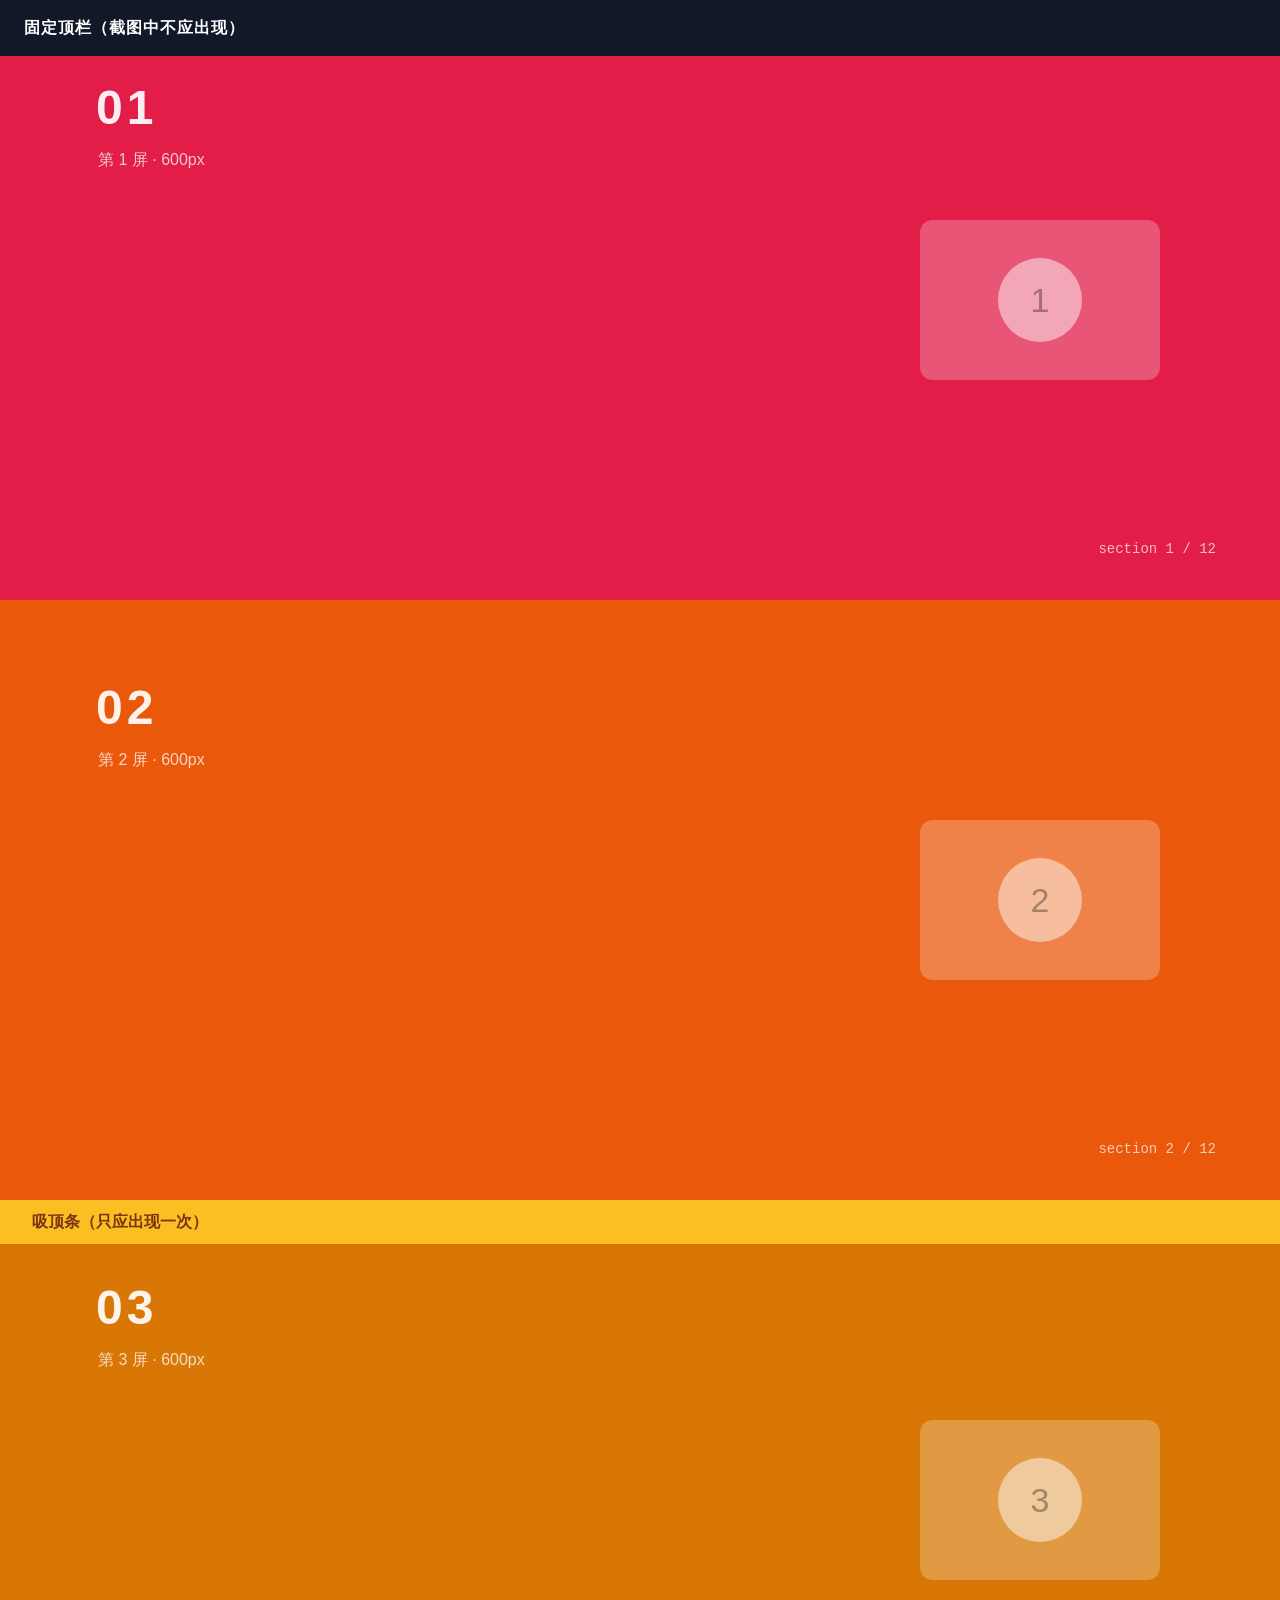
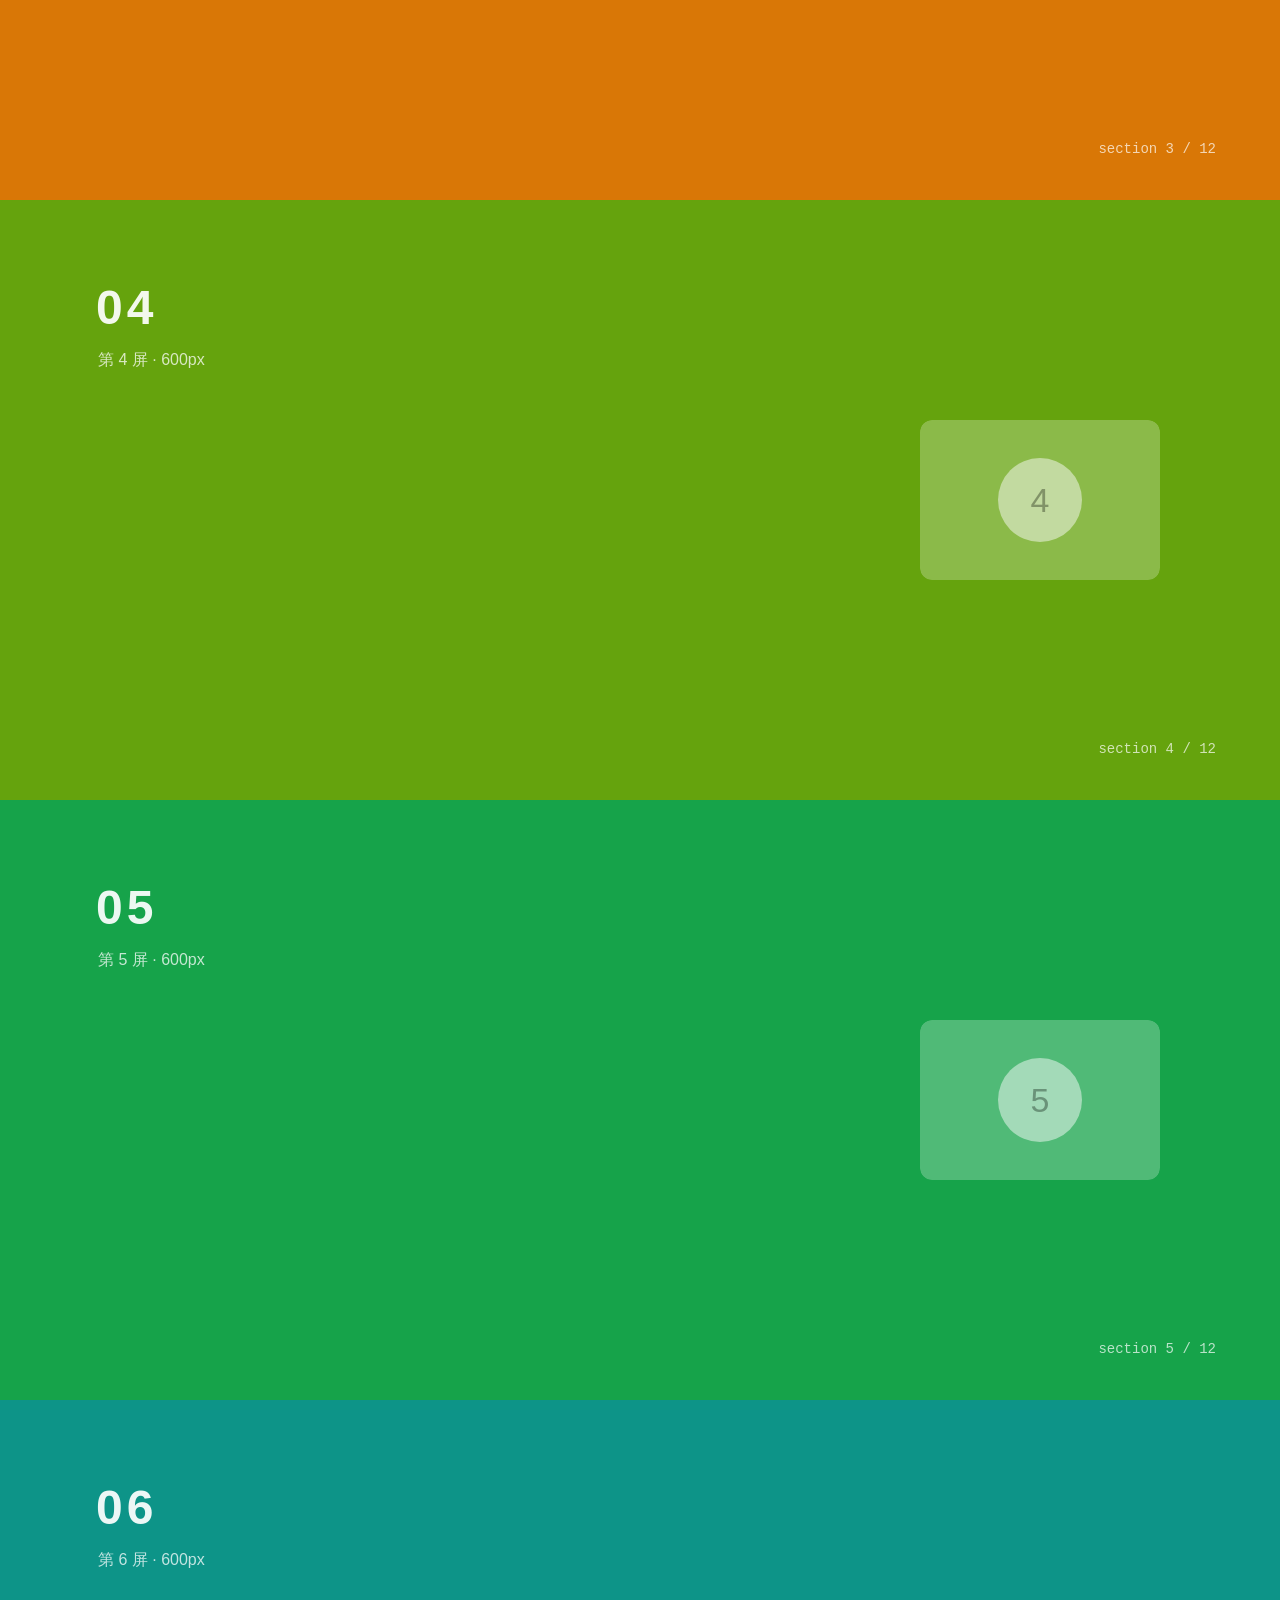
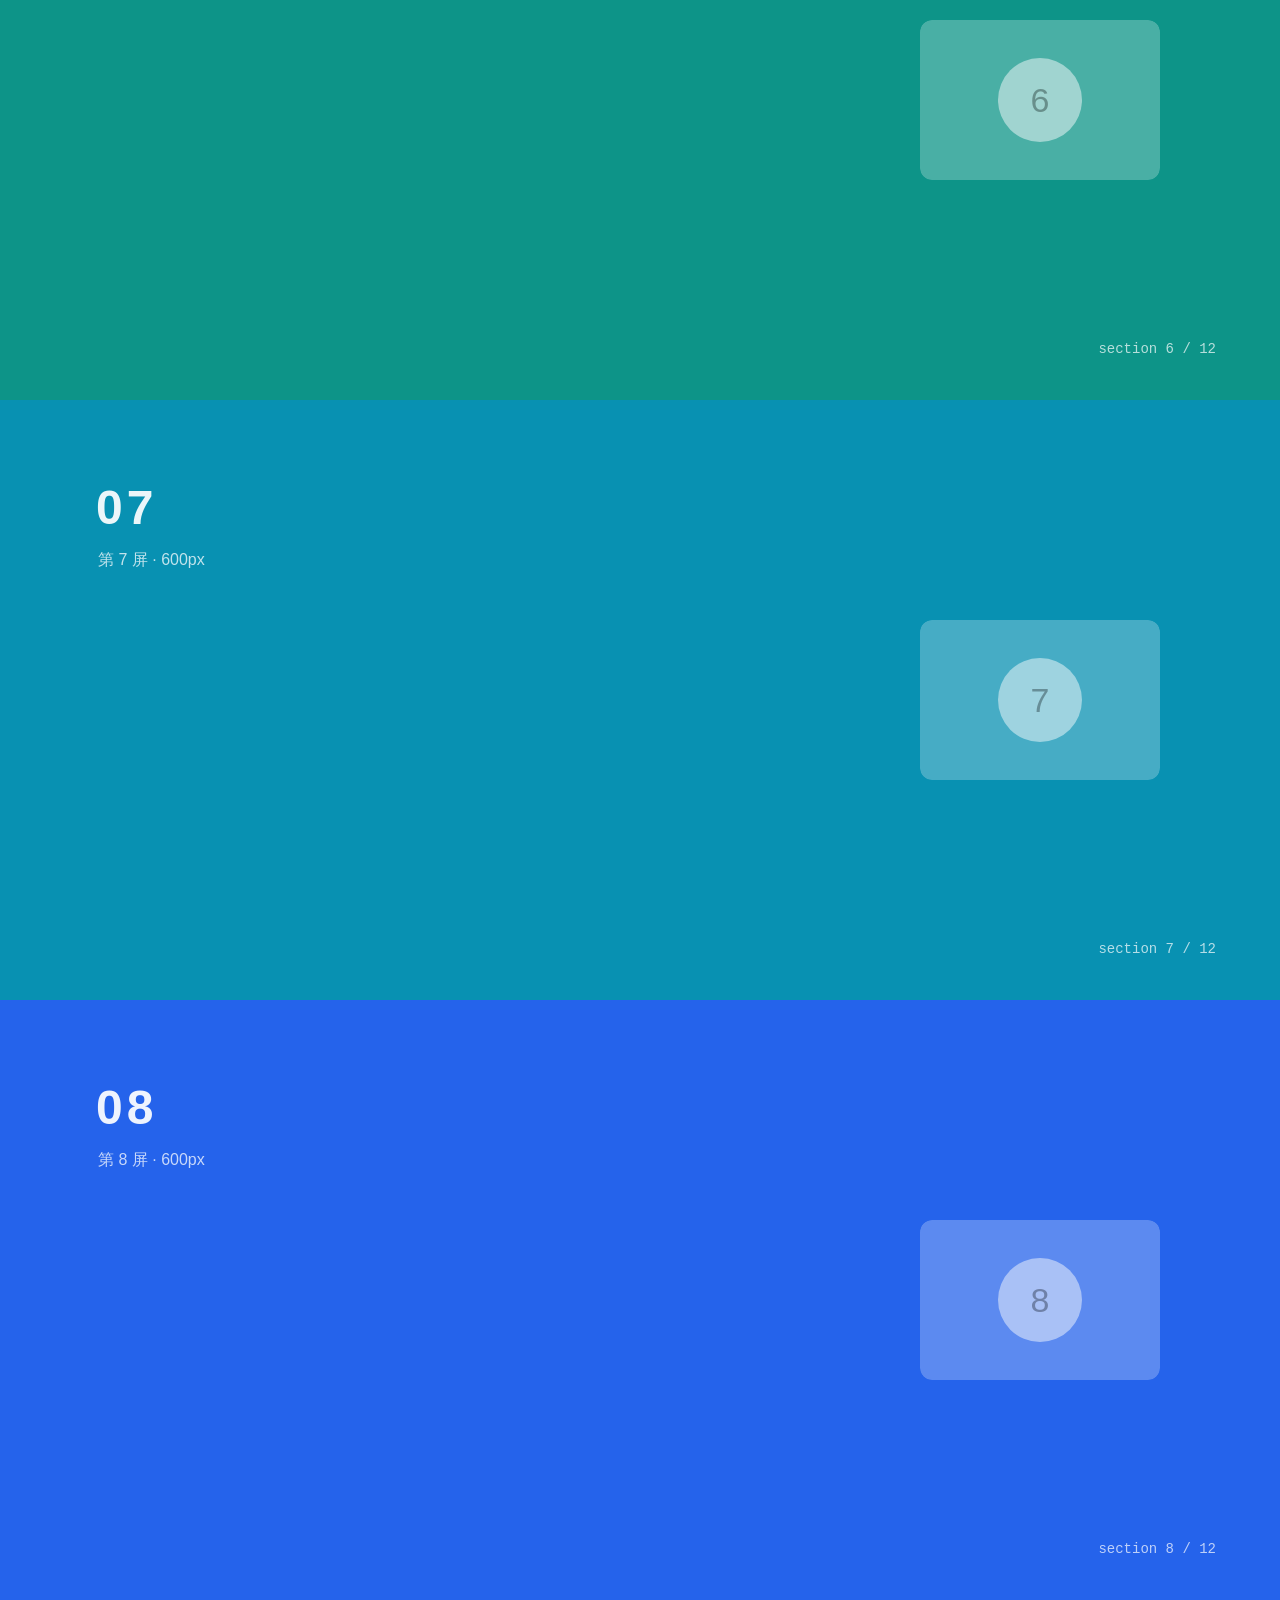
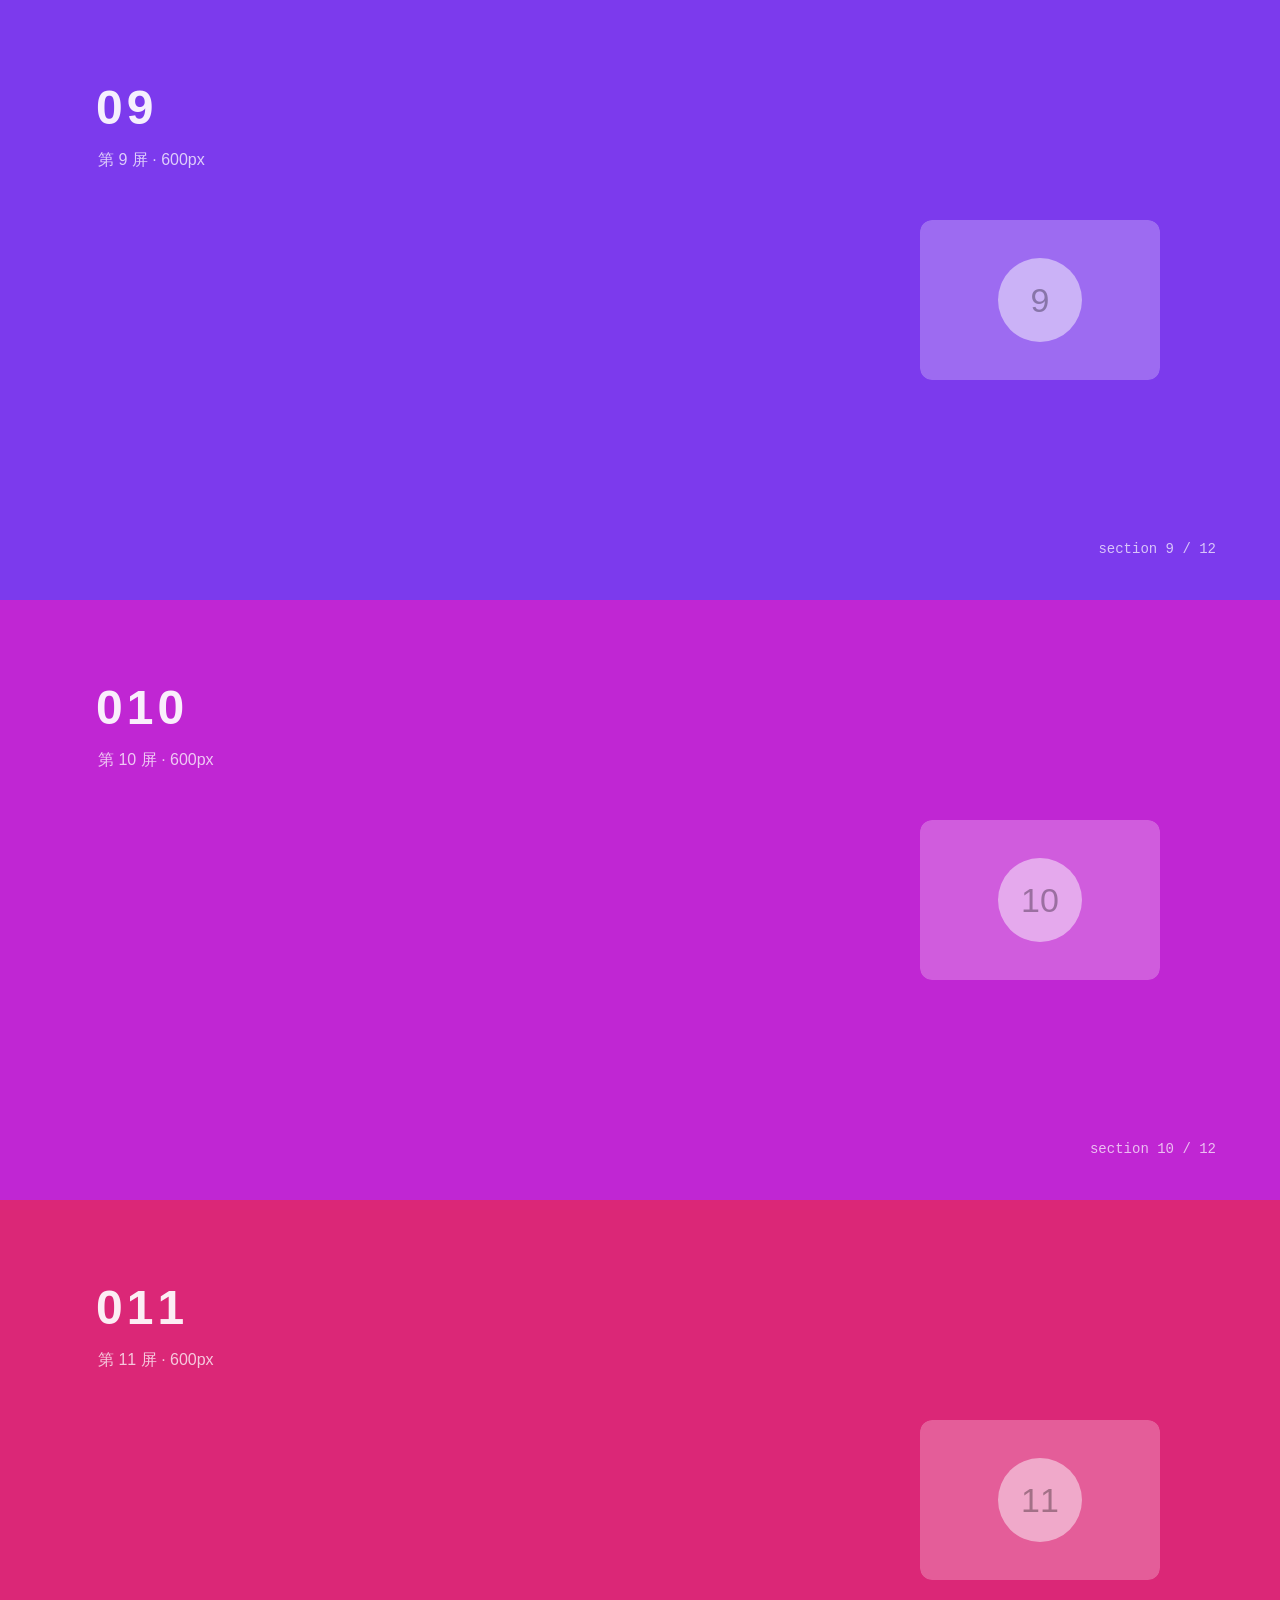
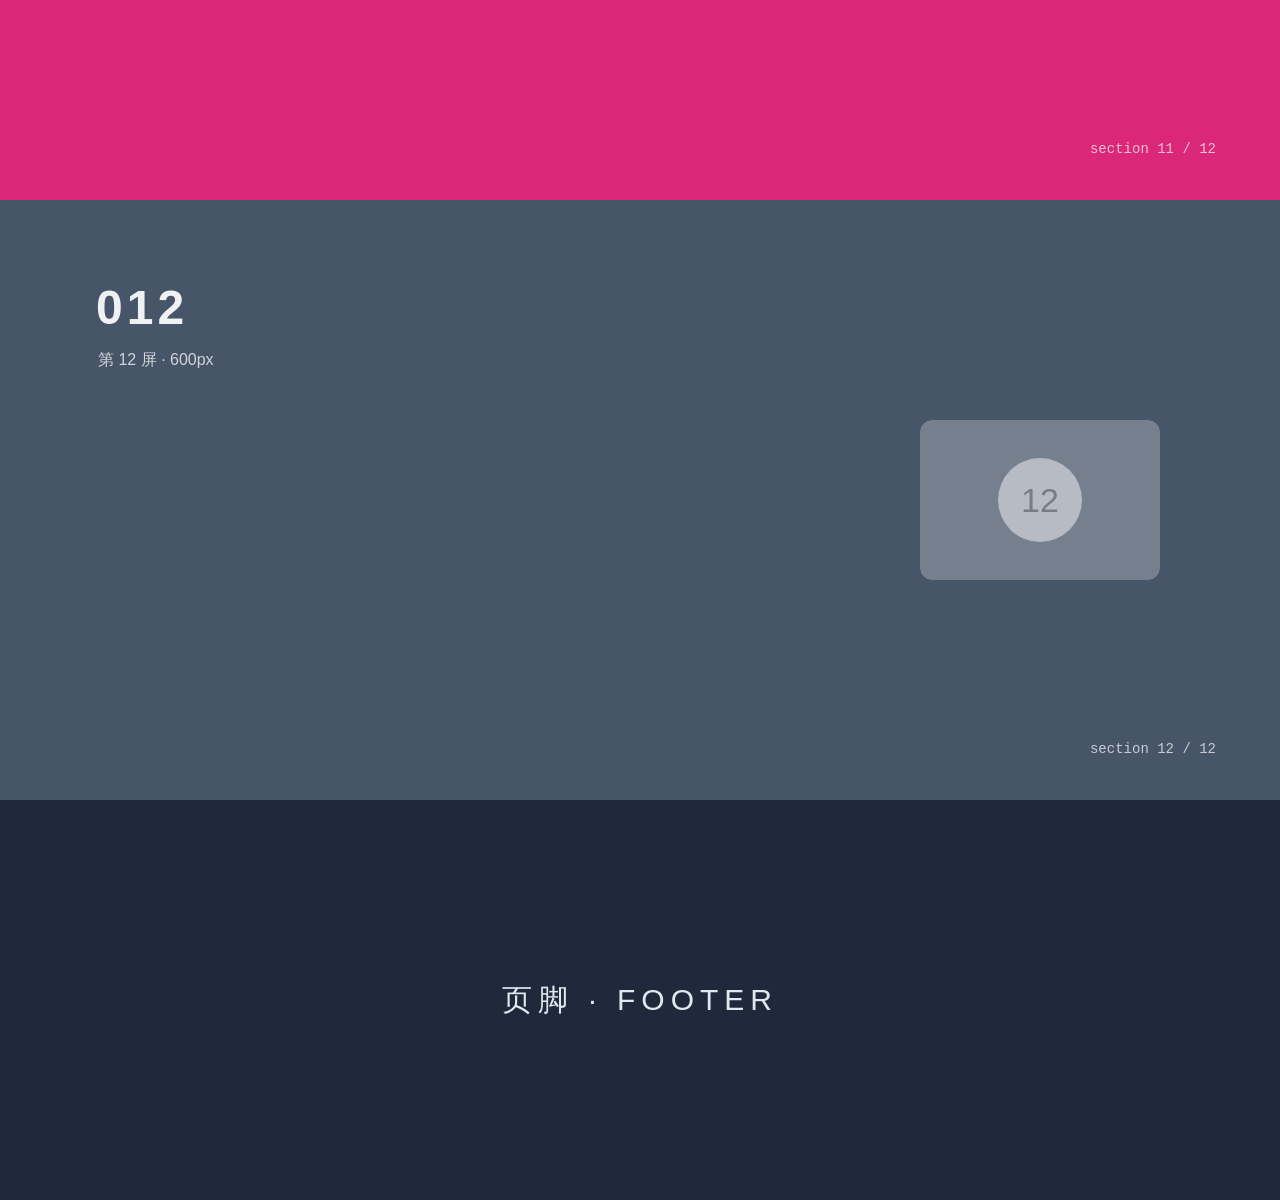
<file: test/site/index.html>
<!DOCTYPE html>
<html lang="zh-CN">
  <head>
    <meta charset="utf-8" />
    <title>长截图测试 · 固定区块</title>
    <style>
      html,
      body {
        margin: 0;
        padding: 0;
      }
      body {
        font-family: -apple-system, "Segoe UI", "Microsoft YaHei", sans-serif;
        background: #ffffff;
        color: #0f172a;
      }
      .fixed-header {
        position: fixed;
        top: 0;
        left: 0;
        right: 0;
        height: 56px;
        background: #111827;
        color: #ffffff;
        display: flex;
        align-items: center;
        padding: 0 24px;
        z-index: 100;
        font-weight: 600;
        letter-spacing: 1px;
      }
      .section {
        height: 600px;
        margin: 0;
        position: relative;
        overflow: visible;
      }
      .section .label {
        position: absolute;
        left: 96px;
        top: 80px;
        font-size: 48px;
        font-weight: 800;
        color: rgba(255, 255, 255, 0.92);
        letter-spacing: 4px;
      }
      .section .sub {
        position: absolute;
        left: 98px;
        top: 150px;
        font-size: 16px;
        color: rgba(255, 255, 255, 0.75);
      }
      .section .meta {
        position: absolute;
        right: 64px;
        bottom: 40px;
        font: 14px/1.4 ui-monospace, Consolas, monospace;
        color: rgba(255, 255, 255, 0.7);
      }
      .section img {
        position: absolute;
        right: 120px;
        top: 220px;
        width: 240px;
        height: 160px;
        border-radius: 12px;
        opacity: 0.9;
      }
      .sticky-note {
        position: sticky;
        top: 0;
        height: 44px;
        background: #fbbf24;
        color: #78350f;
        font-weight: 700;
        display: flex;
        align-items: center;
        padding-left: 32px;
        z-index: 5;
      }
      footer {
        height: 400px;
        background: #1e293b;
        display: flex;
        align-items: center;
        justify-content: center;
        color: #e2e8f0;
        font-size: 30px;
        letter-spacing: 6px;
      }
    </style>
  </head>
  <body>
    <header class="fixed-header">固定顶栏（截图中不应出现）</header>
    <main id="sections"></main>
    <footer>页脚 · FOOTER</footer>
    <script>
      const COLORS = [
        '#e11d48', '#ea580c', '#d97706', '#65a30d', '#16a34a', '#0d9488',
        '#0891b2', '#2563eb', '#7c3aed', '#c026d3', '#db2777', '#475569',
      ];
      const svg = (n) =>
        'data:image/svg+xml;charset=utf-8,' +
        encodeURIComponent(
          `<svg xmlns="http://www.w3.org/2000/svg" width="240" height="160"><rect width="240" height="160" rx="12" fill="rgba(255,255,255,0.28)"/><circle cx="120" cy="80" r="42" fill="rgba(255,255,255,0.55)"/><text x="120" y="92" text-anchor="middle" font-size="34" font-family="sans-serif" fill="rgba(0,0,0,0.35)">${n}</text></svg>`
        );

      const main = document.getElementById('sections');
      COLORS.forEach((color, index) => {
        const section = document.createElement('section');
        section.className = 'section';
        section.style.background = color;
        section.innerHTML = `
          <div class="label">0${index + 1}</div>
          <div class="sub">第 ${index + 1} 屏 · 600px</div>
          <img loading="lazy" alt="" src="${svg(index + 1)}" />
          <div class="meta">section ${index + 1} / ${COLORS.length}</div>`;
        if (index === 2) {
          const sticky = document.createElement('div');
          sticky.className = 'sticky-note';
          sticky.textContent = '吸顶条（只应出现一次）';
          section.appendChild(sticky);
        }
        main.appendChild(section);
      });
    </script>
  </body>
</html>
</file>
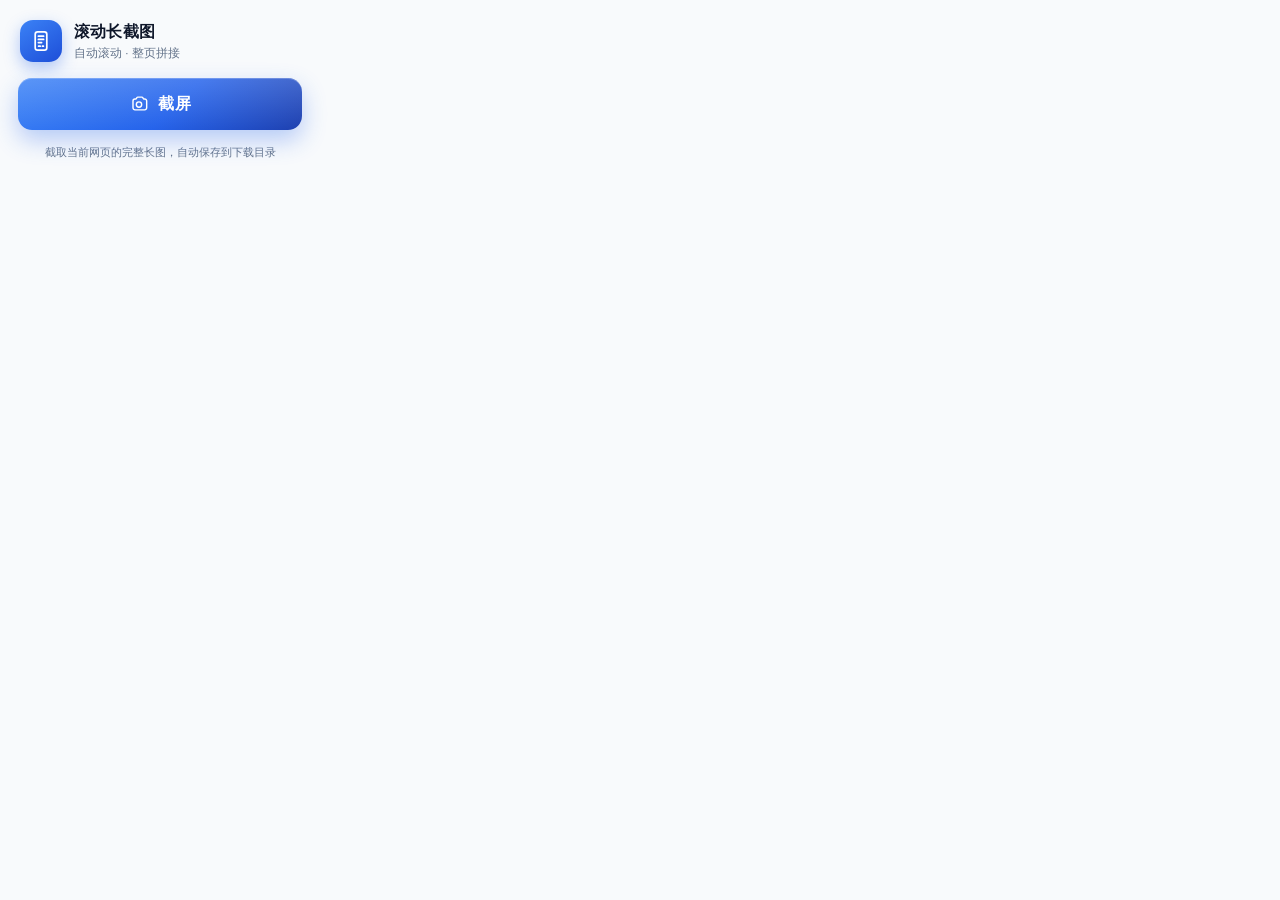
<file: extension/popup.html>
<!DOCTYPE html>
<html lang="zh-CN">
  <head>
    <meta charset="utf-8" />
    <meta name="viewport" content="width=device-width, initial-scale=1" />
    <title>一键滚动长截图</title>
    <link rel="stylesheet" href="popup.css" />
  </head>
  <body>
    <main class="panel">
      <header class="head">
        <div class="logo" aria-hidden="true">
          <svg viewBox="0 0 24 24" fill="none">
            <rect x="6.2" y="2.8" width="11.6" height="18.4" rx="2.4" stroke="currentColor" stroke-width="1.7" />
            <path d="M9.4 7.2h5.2M9.4 10.4h5.2M9.4 13.6h3.2" stroke="currentColor" stroke-width="1.7" stroke-linecap="round" />
            <path d="M9.6 17.2h4.8" stroke="currentColor" stroke-width="1.7" stroke-linecap="round" stroke-dasharray="1.6 2.2" />
          </svg>
        </div>
        <div class="titles">
          <h1>滚动长截图</h1>
          <p>自动滚动 · 整页拼接</p>
        </div>
      </header>

      <button id="capture" class="capture-btn" type="button">
        <span class="spinner" aria-hidden="true"></span>
        <span class="btn-icon" aria-hidden="true">
          <svg viewBox="0 0 24 24" fill="none">
            <path
              d="M4.8 8.4A2.4 2.4 0 0 1 7.2 6h1.3l1-1.7c.22-.37.62-.6 1.05-.6h4.9c.43 0 .83.23 1.05.6l1 1.7h1.3a2.4 2.4 0 0 1 2.4 2.4v8.2a2.4 2.4 0 0 1-2.4 2.4H7.2a2.4 2.4 0 0 1-2.4-2.4V8.4Z"
              stroke="currentColor"
              stroke-width="1.7"
              stroke-linejoin="round"
            />
            <circle cx="12" cy="12.6" r="3.2" stroke="currentColor" stroke-width="1.7" />
          </svg>
        </span>
        <span class="btn-label">截屏</span>
      </button>

      <section id="status" class="status" hidden>
        <div class="status-row">
          <span id="statusText" class="status-text">正在准备…</span>
          <span id="statusPercent" class="status-percent"></span>
        </div>
        <div class="progress">
          <span id="progressBar" class="progress-bar"></span>
        </div>
      </section>

      <p class="hint">截取当前网页的完整长图，自动保存到下载目录</p>
    </main>

    <script src="popup.js"></script>
  </body>
</html>
</file>
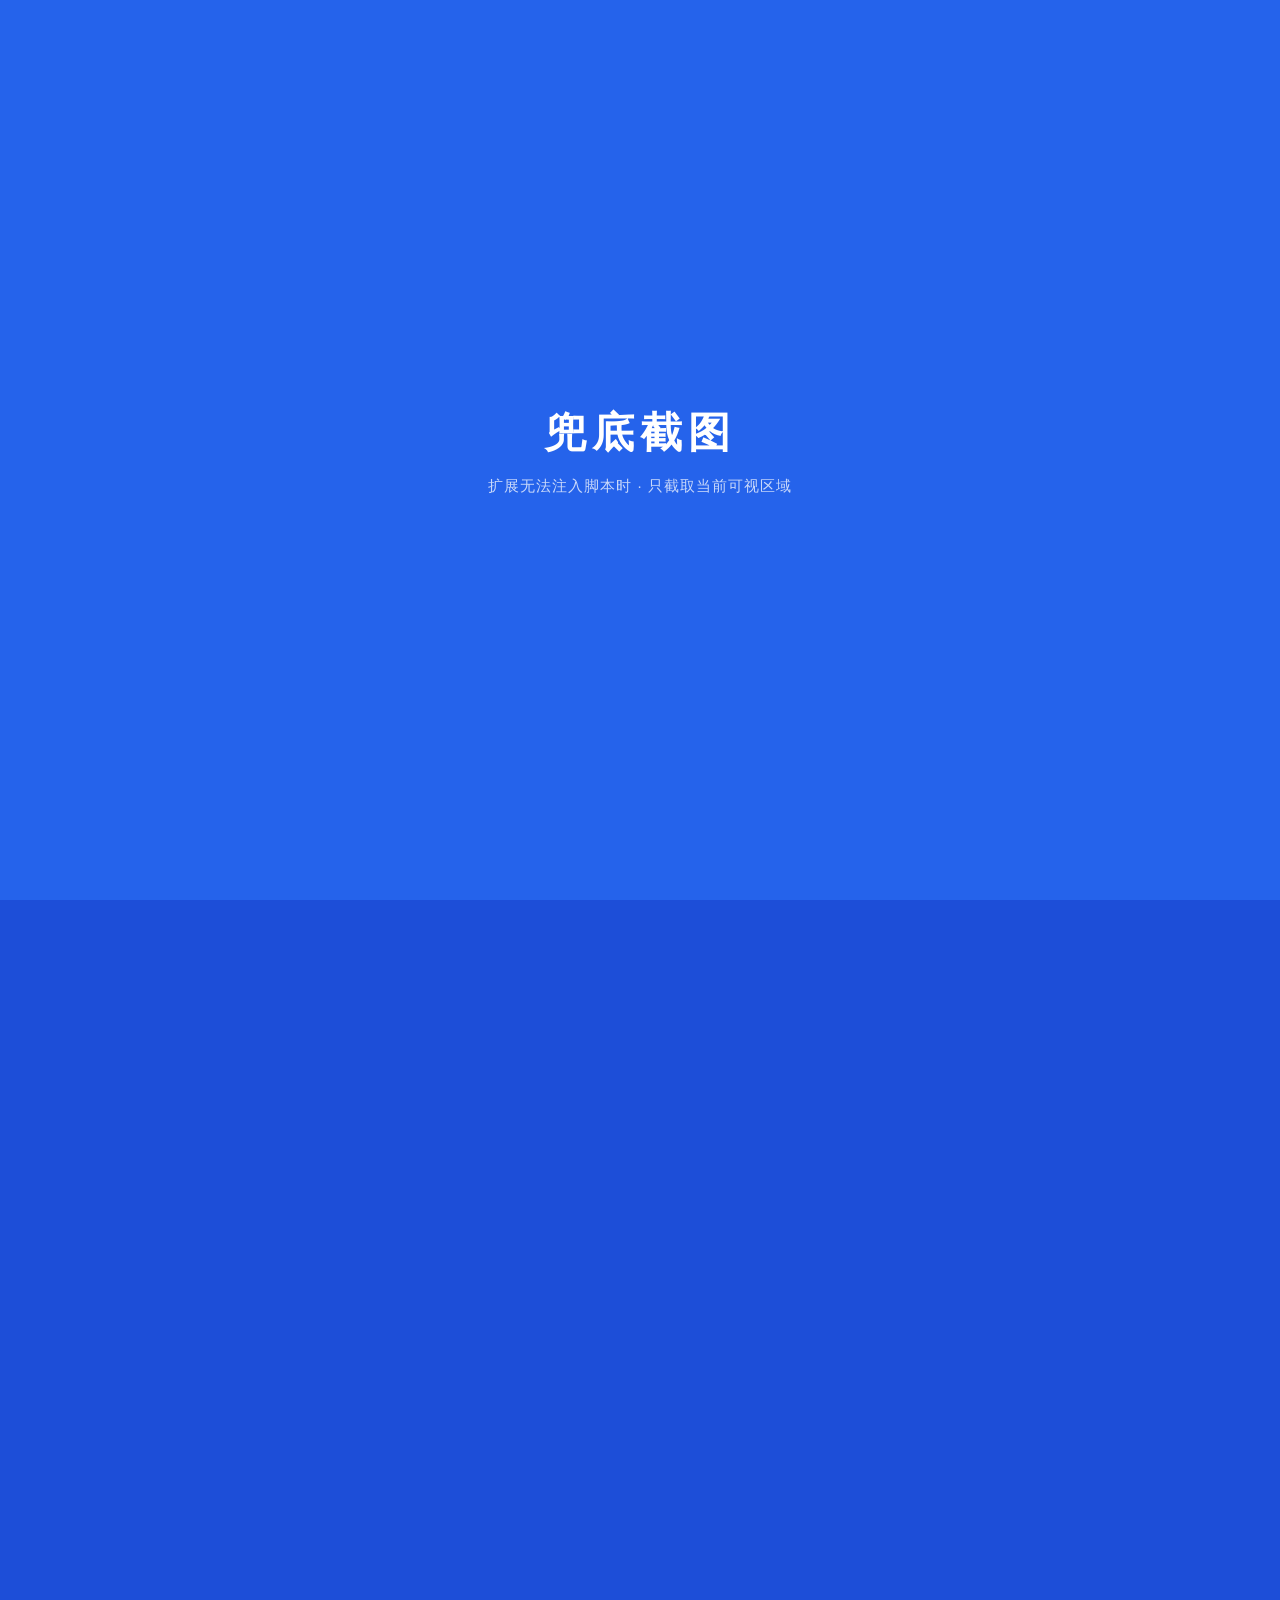
<file: test/site/fallback.html>
<!DOCTYPE html>
<html lang="zh-CN">
  <head>
    <meta charset="utf-8" />
    <title>长截图测试 · 兜底截图</title>
    <style>
      html,
      body {
        margin: 0;
        padding: 0;
      }
      body {
        background: #2563eb;
        color: #ffffff;
        font-family: -apple-system, "Segoe UI", "Microsoft YaHei", sans-serif;
      }
      .hero {
        height: 100vh;
        display: flex;
        flex-direction: column;
        align-items: center;
        justify-content: center;
      }
      .hero h1 {
        margin: 0;
        font-size: 42px;
        letter-spacing: 6px;
      }
      .hero p {
        margin: 16px 0 0;
        color: rgba(255, 255, 255, 0.75);
        font-size: 15px;
        letter-spacing: 1px;
      }
      .tall {
        height: 2000px;
        background: #1d4ed8;
      }
    </style>
  </head>
  <body>
    <div class="hero">
      <h1>兜底截图</h1>
      <p>扩展无法注入脚本时 · 只截取当前可视区域</p>
    </div>
    <div class="tall"></div>
  </body>
</html>
</file>
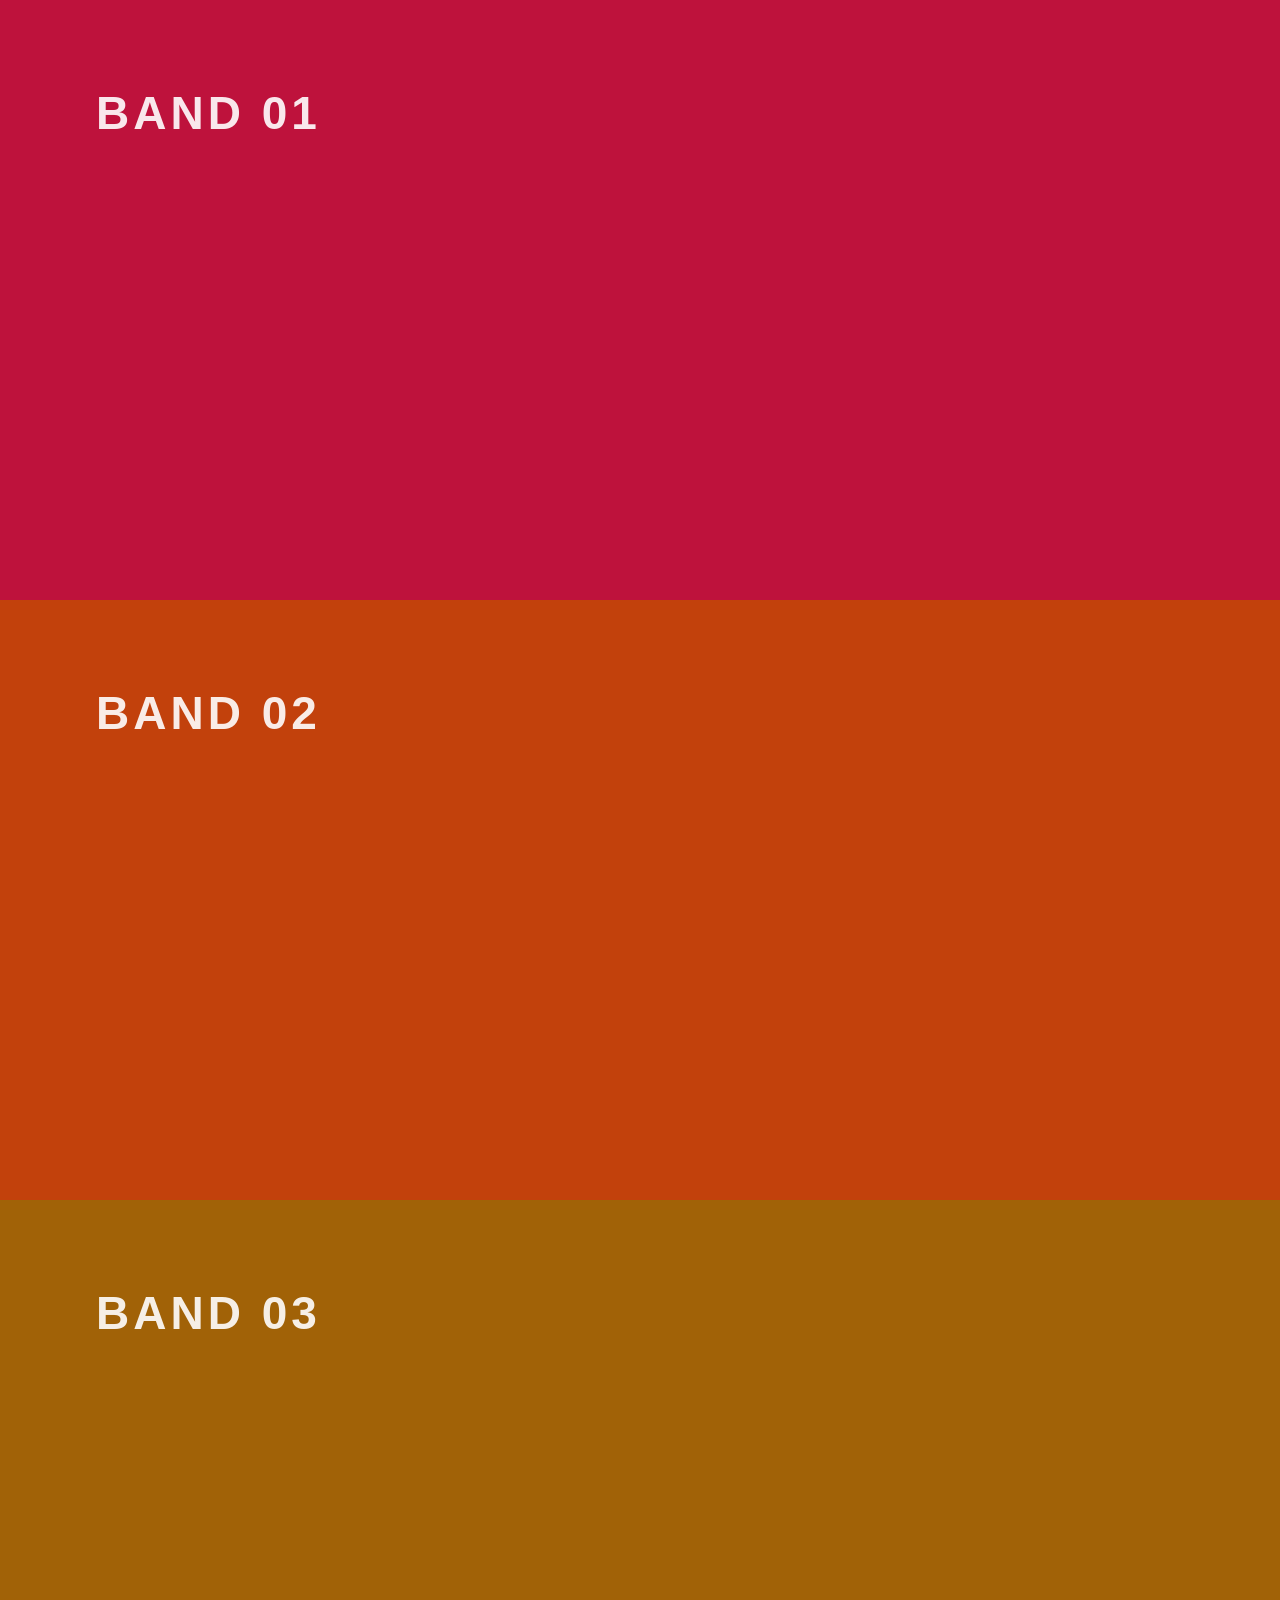
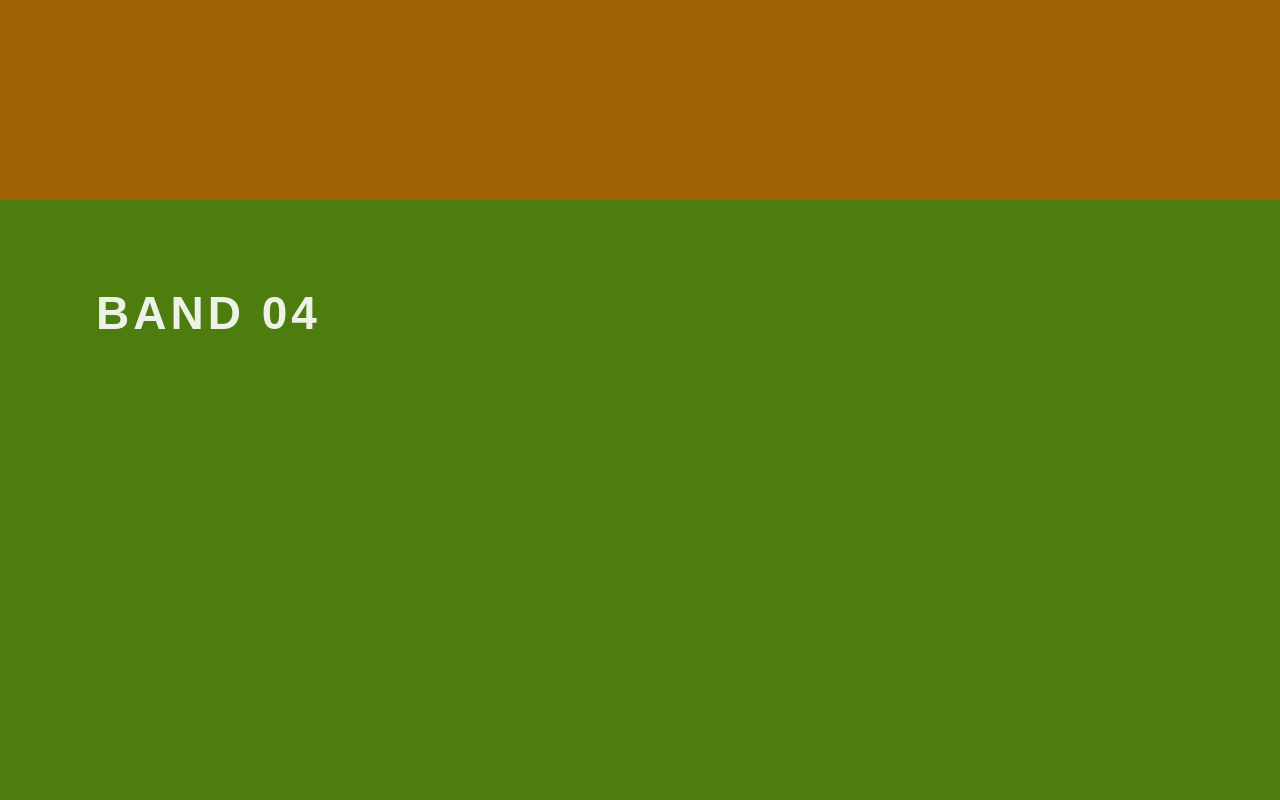
<file: test/site/grow.html>
<!DOCTYPE html>
<html lang="zh-CN">
  <head>
    <meta charset="utf-8" />
    <title>长截图测试 · 滚动加载变长</title>
    <style>
      html,
      body {
        margin: 0;
        padding: 0;
      }
      body {
        font-family: -apple-system, "Segoe UI", "Microsoft YaHei", sans-serif;
        background: #ffffff;
      }
      .band {
        height: 600px;
        position: relative;
      }
      .band span {
        position: absolute;
        left: 96px;
        top: 90px;
        color: rgba(255, 255, 255, 0.9);
        font: 800 46px/1 "Segoe UI", sans-serif;
        letter-spacing: 4px;
      }
    </style>
  </head>
  <body>
    <main id="bands"></main>
    <script>
      const COLORS = [
        '#be123c', '#c2410c', '#a16207', '#4d7c0f', '#15803d',
        '#0f766e', '#0e7490', '#1d4ed8', '#6d28d9', '#a21caf',
      ];
      const BAND_HEIGHT = 600;
      const MAX_BANDS = COLORS.length;
      const main = document.getElementById('bands');
      let added = 0;

      function addBand() {
        if (added >= MAX_BANDS) return;
        const band = document.createElement('section');
        band.className = 'band';
        band.style.background = COLORS[added];
        band.innerHTML = `<span>BAND ${String(added + 1).padStart(2, '0')}</span>`;
        main.appendChild(band);
        added += 1;
      }

      for (let i = 0; i < 3; i += 1) addBand();

      window.addEventListener(
        'scroll',
        () => {
          if (added >= MAX_BANDS) return;
          if (window.scrollY + window.innerHeight > document.documentElement.scrollHeight - 400) {
            addBand();
          }
        },
        { passive: true }
      );
    </script>
  </body>
</html>
</file>
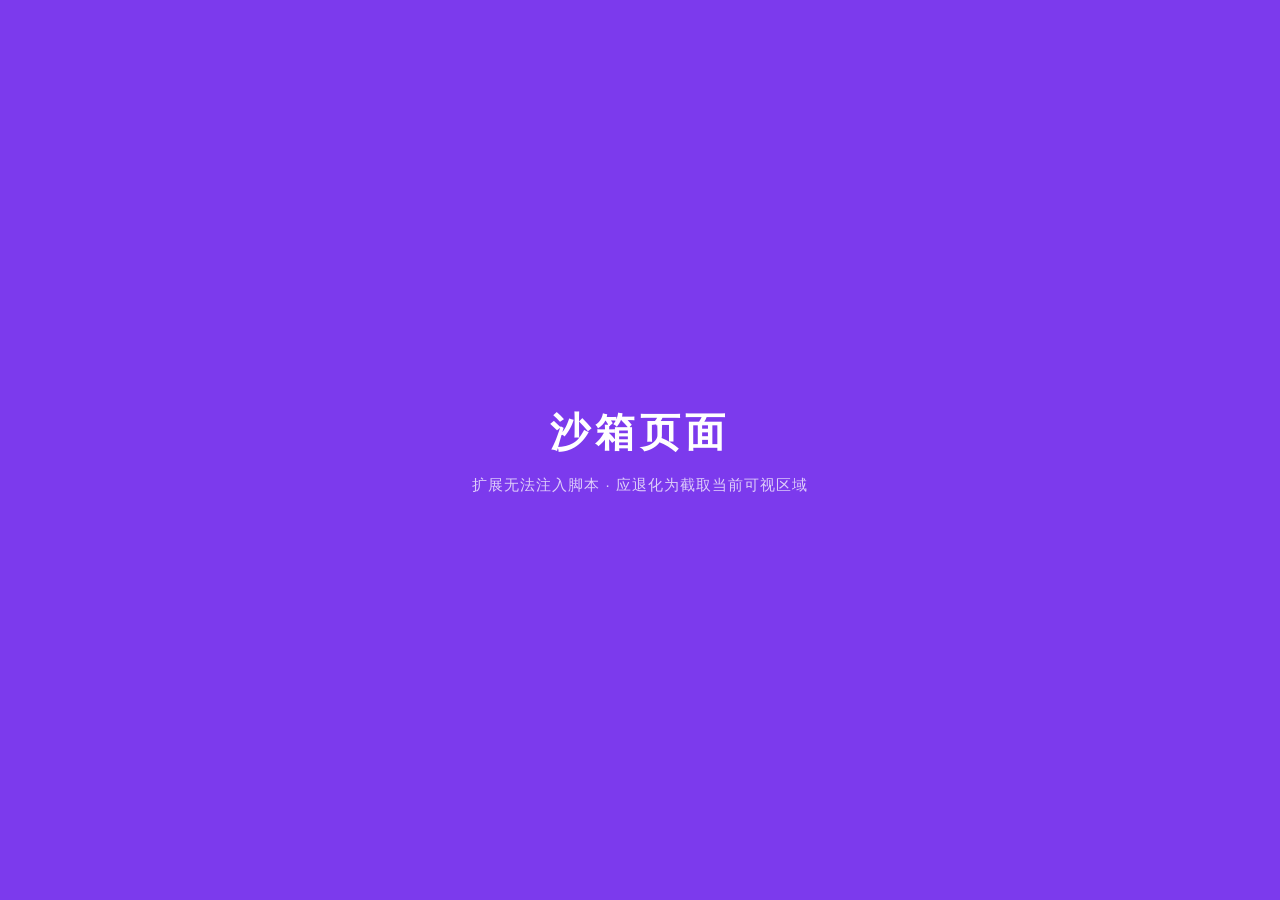
<file: test/site/sandbox.html>
<!DOCTYPE html>
<html lang="zh-CN">
  <head>
    <meta charset="utf-8" />
    <title>长截图测试 · 沙箱页面</title>
    <style>
      html,
      body {
        margin: 0;
        padding: 0;
        height: 100%;
      }
      body {
        background: #7c3aed;
        color: #ffffff;
        font-family: -apple-system, "Segoe UI", "Microsoft YaHei", sans-serif;
        display: flex;
        align-items: center;
        justify-content: center;
        text-align: center;
      }
      h1 {
        margin: 0;
        font-size: 40px;
        letter-spacing: 5px;
      }
      p {
        margin: 16px 0 0;
        font-size: 15px;
        color: rgba(255, 255, 255, 0.75);
        letter-spacing: 1px;
      }
    </style>
  </head>
  <body>
    <div>
      <h1>沙箱页面</h1>
      <p>扩展无法注入脚本 · 应退化为截取当前可视区域</p>
    </div>
  </body>
</html>
</file>
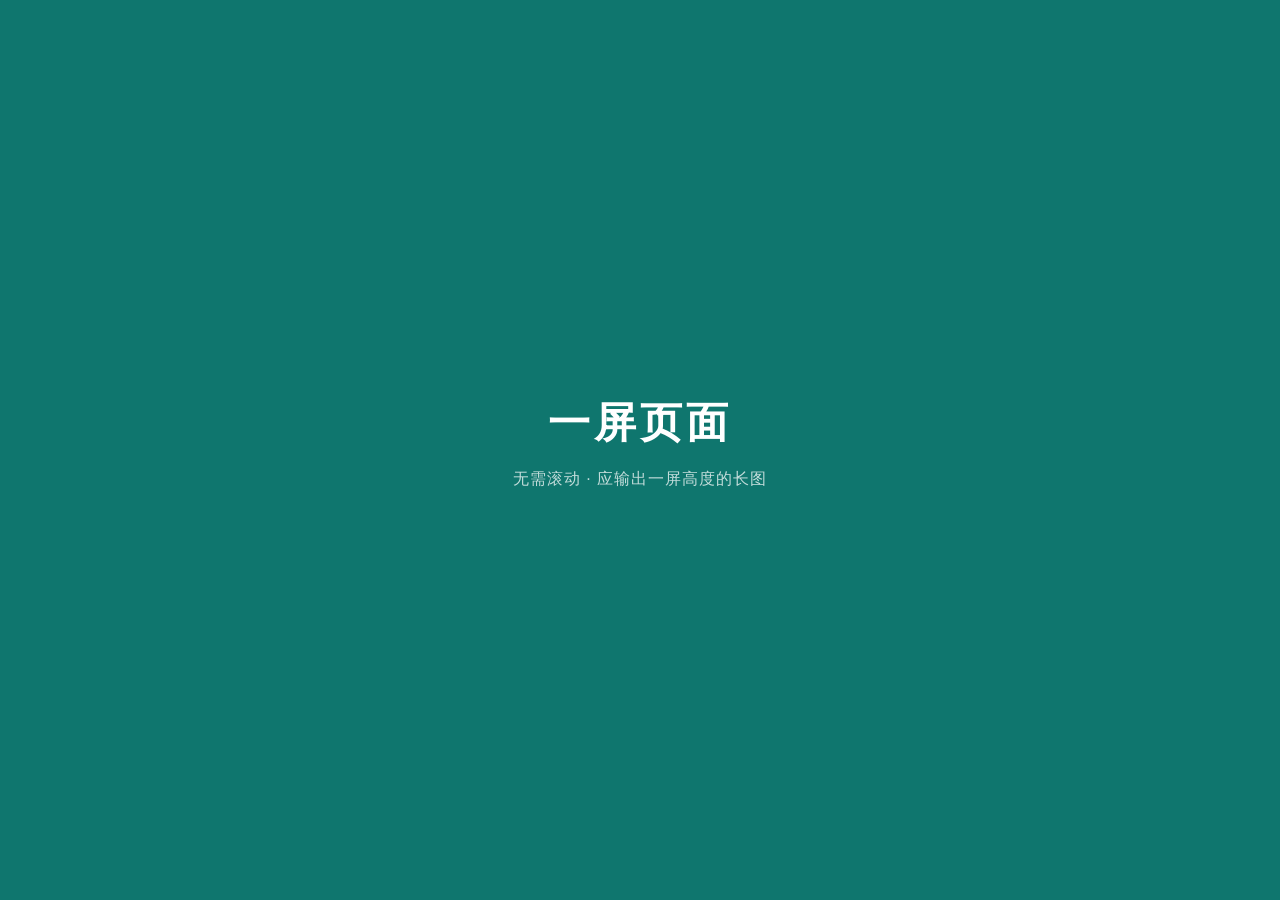
<file: test/site/short.html>
<!DOCTYPE html>
<html lang="zh-CN">
  <head>
    <meta charset="utf-8" />
    <title>长截图测试 · 一屏页面</title>
    <style>
      html,
      body {
        margin: 0;
        padding: 0;
        height: 100%;
      }
      body {
        font-family: -apple-system, "Segoe UI", "Microsoft YaHei", sans-serif;
        background: #0f766e;
        color: #ffffff;
        display: flex;
        align-items: center;
        justify-content: center;
      }
      .card {
        text-align: center;
      }
      h1 {
        margin: 0;
        font-size: 42px;
        letter-spacing: 4px;
      }
      p {
        margin-top: 18px;
        font-size: 16px;
        color: rgba(255, 255, 255, 0.75);
        letter-spacing: 1px;
      }
    </style>
  </head>
  <body>
    <div class="card">
      <h1>一屏页面</h1>
      <p>无需滚动 · 应输出一屏高度的长图</p>
    </div>
  </body>
</html>
</file>
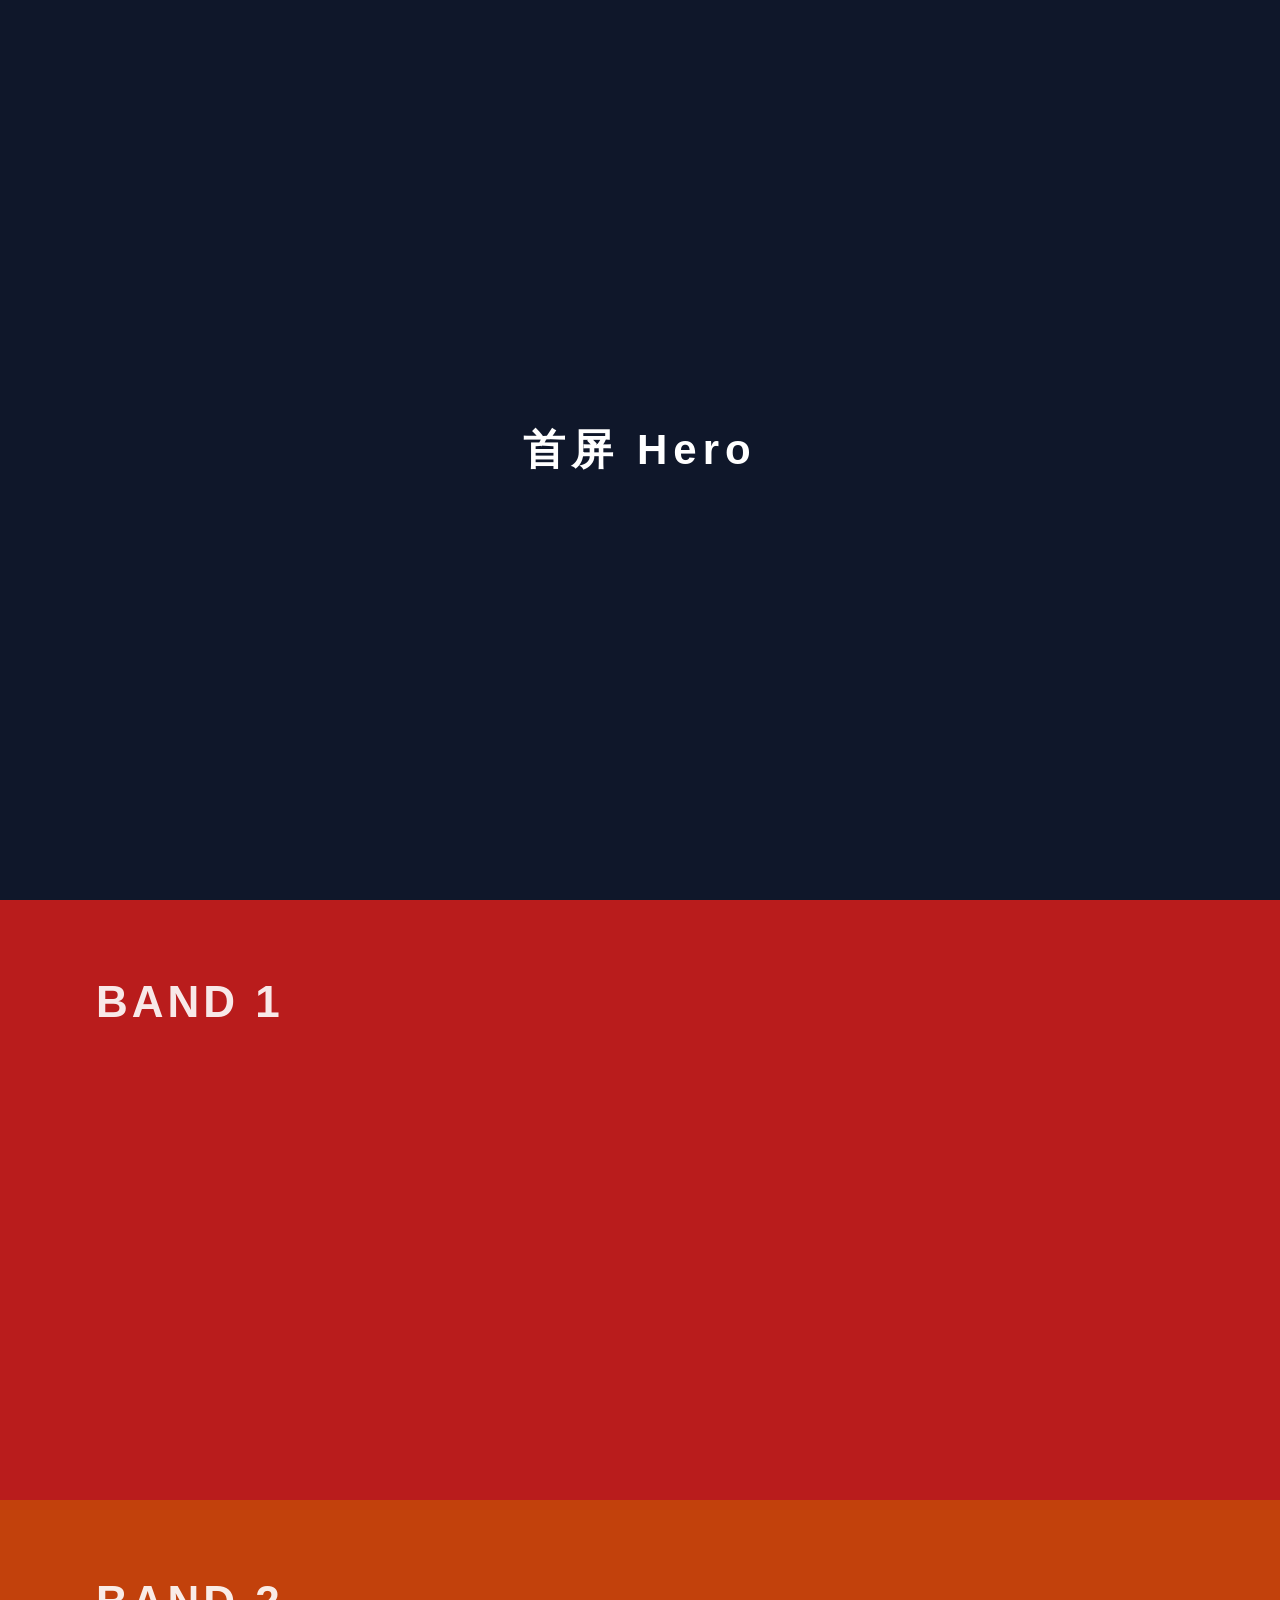
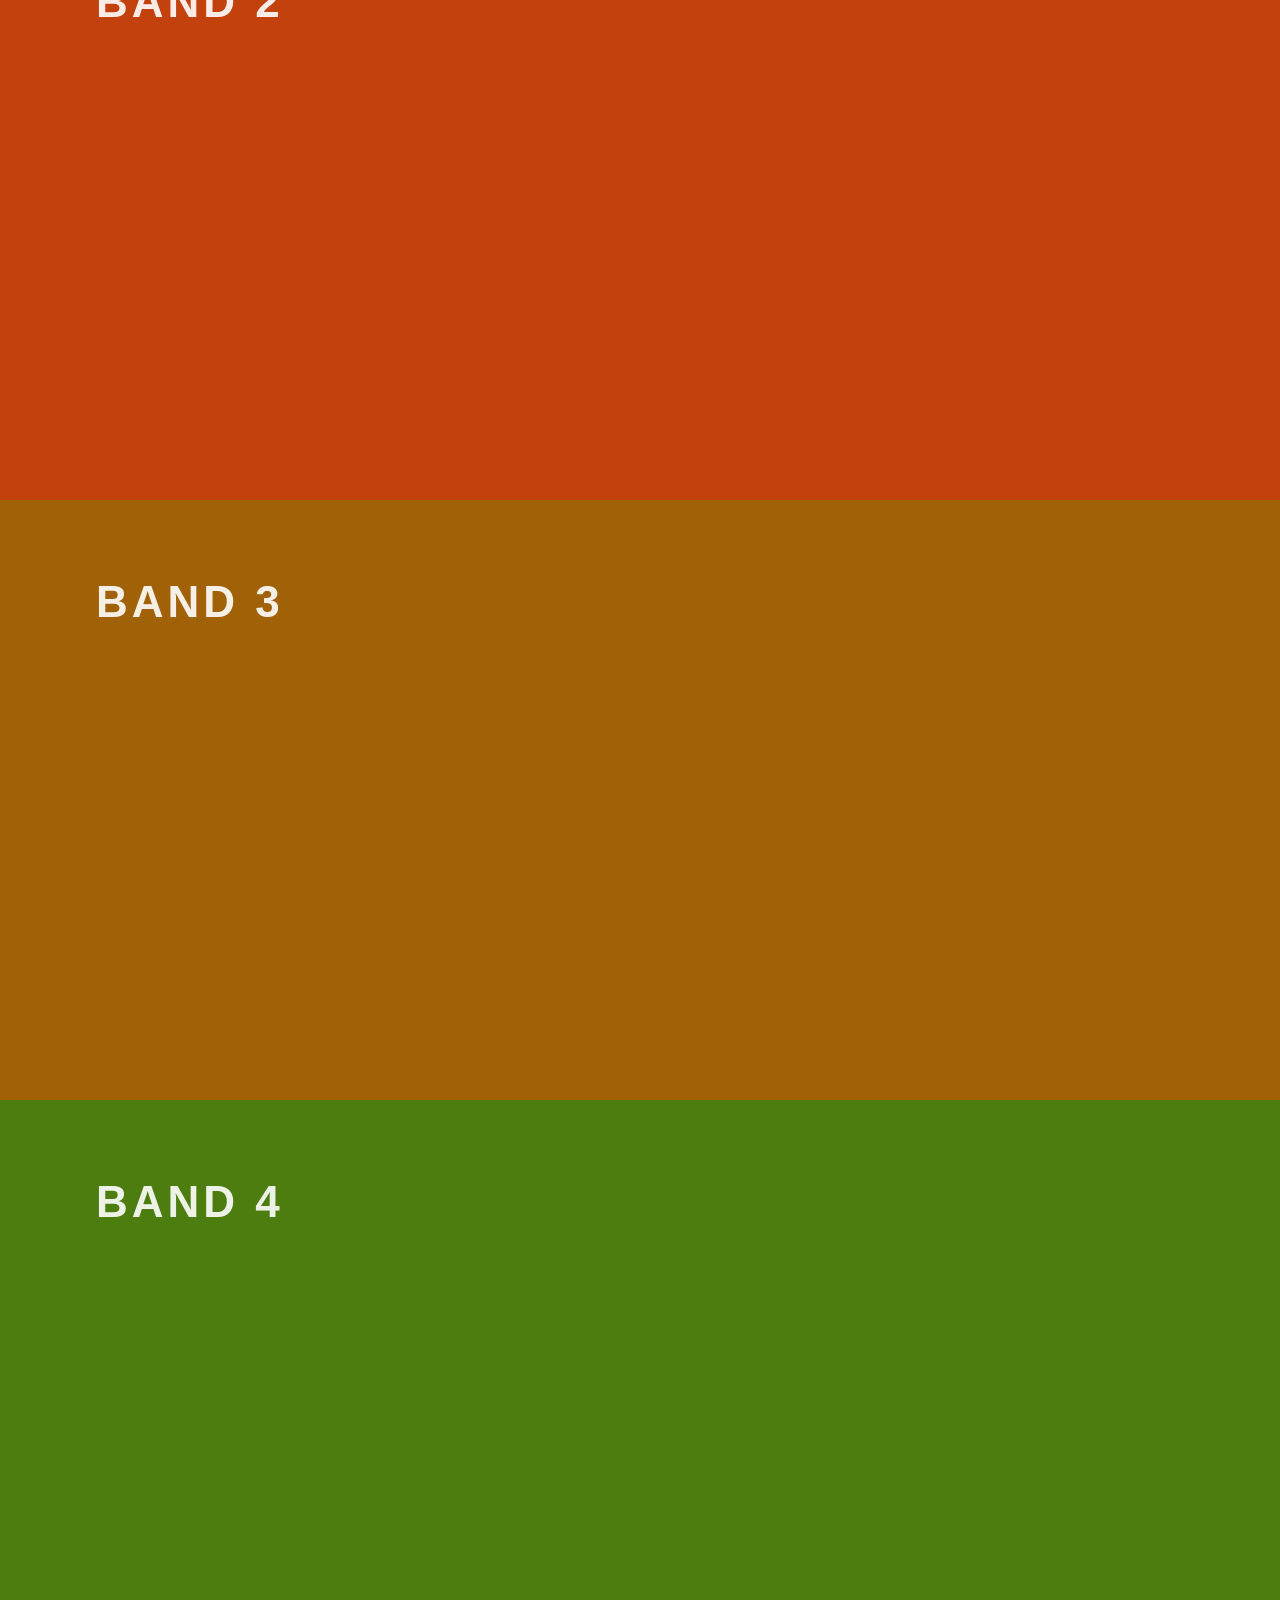
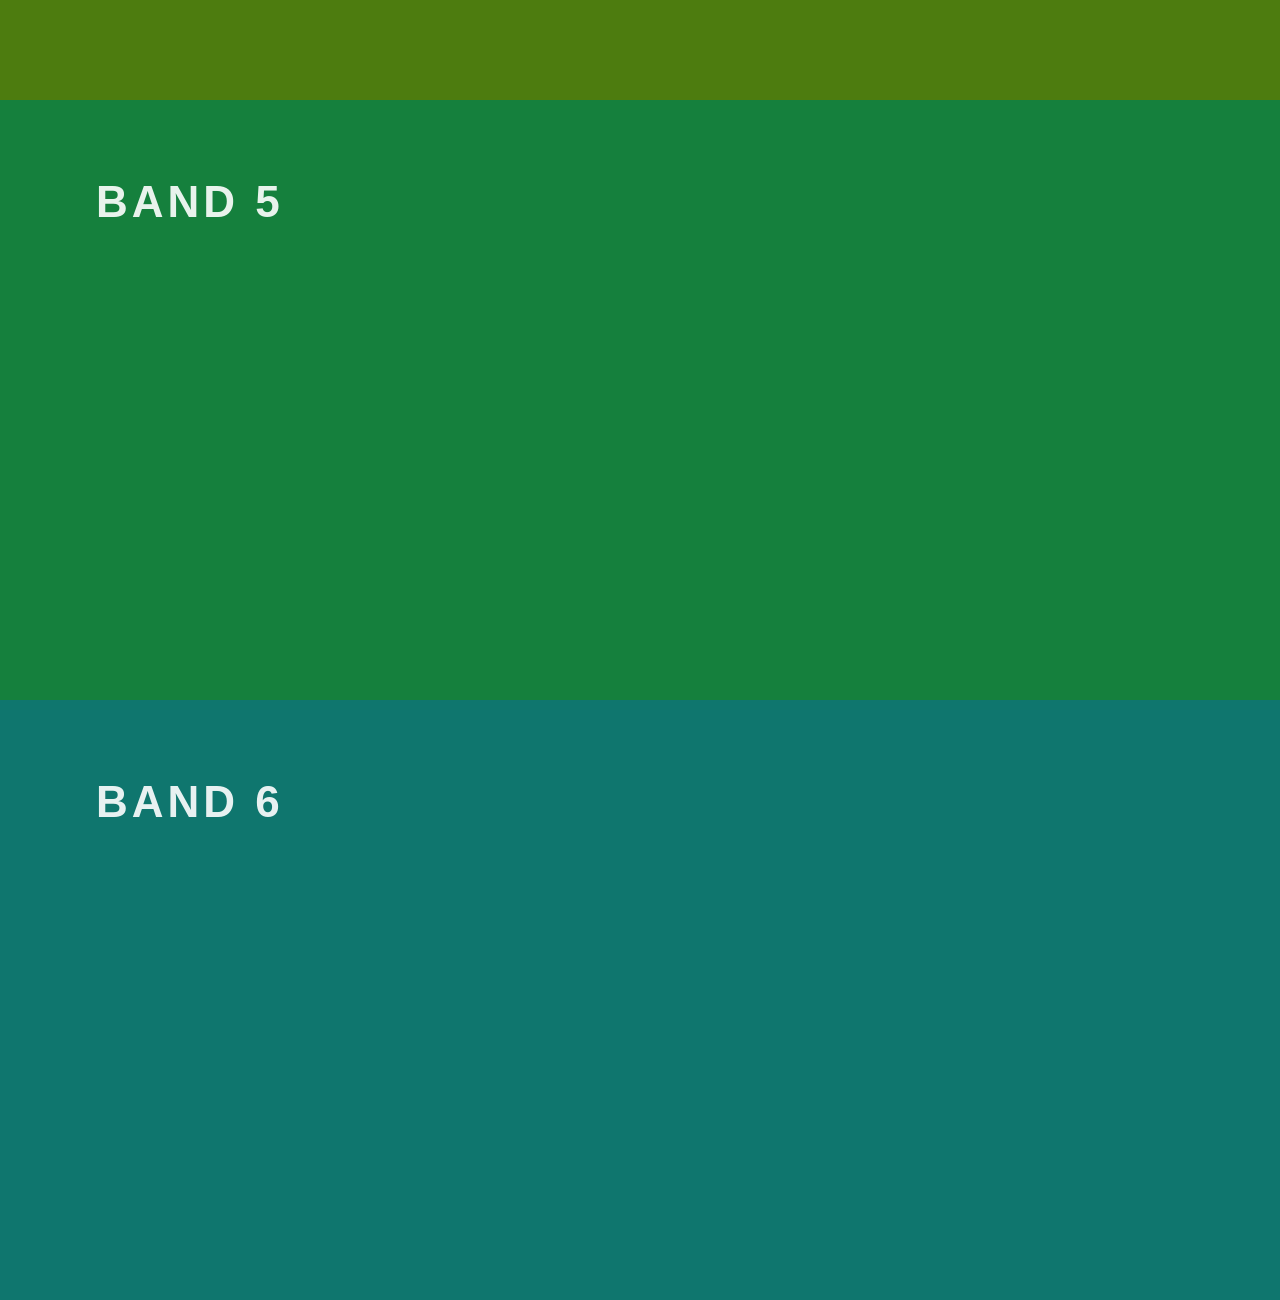
<file: test/site/transient.html>
<!DOCTYPE html>
<html lang="zh-CN">
  <head>
    <meta charset="utf-8" />
    <title>长截图测试 · 首屏浮层</title>
    <style>
      html,
      body {
        margin: 0;
        padding: 0;
      }
      body {
        font-family: -apple-system, "Segoe UI", "Microsoft YaHei", sans-serif;
      }
      .hero {
        position: relative;
        height: 100vh;
        background: #0f172a;
        color: #ffffff;
        display: flex;
        align-items: center;
        justify-content: center;
      }
      .hero h1 {
        font-size: 42px;
        letter-spacing: 6px;
        margin: 0;
      }
      /* 模拟小黑盒：首屏底部的评论输入框，站点在首次滚动后自己隐藏 */
      .comment-box {
        position: absolute;
        left: 24px;
        right: 24px;
        bottom: 24px;
        height: 64px;
        border-radius: 14px;
        background: #ff00aa;
        color: #ffffff;
        font-weight: 700;
        display: flex;
        align-items: center;
        padding-left: 24px;
        letter-spacing: 1px;
      }
      /* 模拟固定底栏：截图插件应该自己隐藏它 */
      .fixed-bar {
        position: fixed;
        left: 0;
        right: 0;
        bottom: 0;
        height: 40px;
        background: #22d3ee;
        color: #082f49;
        font-weight: 700;
        display: flex;
        align-items: center;
        justify-content: center;
        z-index: 50;
        letter-spacing: 1px;
      }
      .band {
        height: 600px;
        position: relative;
      }
      .band span {
        position: absolute;
        left: 96px;
        top: 80px;
        color: rgba(255, 255, 255, 0.9);
        font: 800 44px/1 "Segoe UI", sans-serif;
        letter-spacing: 4px;
      }
    </style>
  </head>
  <body>
    <header class="hero">
      <h1>首屏 Hero</h1>
      <div class="comment-box" id="commentBox">评论输入框（首次滚动后消失）</div>
    </header>
    <div class="fixed-bar" id="fixedBar">固定底栏（不应出现在长图中）</div>
    <main id="bands"></main>
    <script>
      const COLORS = ['#b91c1c', '#c2410c', '#a16207', '#4d7c0f', '#15803d', '#0f766e'];
      const main = document.getElementById('bands');
      COLORS.forEach((color, index) => {
        const band = document.createElement('section');
        band.className = 'band';
        band.style.background = color;
        band.innerHTML = `<span>BAND ${index + 1}</span>`;
        main.appendChild(band);
      });

      // 站点自身的逻辑：第一次滚动后隐藏首屏评论框和固定底栏
      let hidden = false;
      window.addEventListener(
        'scroll',
        () => {
          if (hidden) return;
          hidden = true;
          document.getElementById('commentBox').style.display = 'none';
          document.getElementById('fixedBar').style.display = 'none';
        },
        { passive: true }
      );
    </script>
  </body>
</html>
</file>
<file: extension/popup.css>
:root {
  color-scheme: light dark;
  --bg: #f8fafc;
  --panel: #ffffff;
  --text: #0f172a;
  --muted: #64748b;
  --line: rgba(15, 23, 42, 0.08);
  --accent: #2563eb;
  --accent-2: #1d4ed8;
  --accent-soft: rgba(37, 99, 235, 0.12);
  --success: #16a34a;
  --danger: #dc2626;
  --warn: #d97706;
}

@media (prefers-color-scheme: dark) {
  :root {
    --bg: #0f172a;
    --panel: #111827;
    --text: #e2e8f0;
    --muted: #94a3b8;
    --line: rgba(226, 232, 240, 0.1);
    --accent: #3b82f6;
    --accent-2: #2563eb;
    --accent-soft: rgba(59, 130, 246, 0.16);
    --success: #22c55e;
    --danger: #ef4444;
    --warn: #f59e0b;
  }
}

* {
  box-sizing: border-box;
}

html,
body {
  margin: 0;
  padding: 0;
}

body {
  width: 320px;
  background: var(--bg);
  color: var(--text);
  font-family: -apple-system, BlinkMacSystemFont, "Segoe UI", "Microsoft YaHei", sans-serif;
  -webkit-font-smoothing: antialiased;
}

.panel {
  padding: 18px 18px 16px;
}

.head {
  display: flex;
  align-items: center;
  gap: 12px;
  padding: 2px 2px 16px;
}

.logo {
  flex: none;
  width: 42px;
  height: 42px;
  border-radius: 13px;
  display: grid;
  place-items: center;
  color: #ffffff;
  background: linear-gradient(145deg, #3b82f6, #1d4ed8);
  box-shadow: 0 6px 16px rgba(37, 99, 235, 0.35);
}

.logo svg {
  width: 24px;
  height: 24px;
}

.titles h1 {
  margin: 0;
  font-size: 15.5px;
  font-weight: 650;
  letter-spacing: 0.2px;
}

.titles p {
  margin: 3px 0 0;
  font-size: 11.5px;
  color: var(--muted);
}

.capture-btn {
  position: relative;
  display: flex;
  align-items: center;
  justify-content: center;
  gap: 9px;
  width: 100%;
  height: 52px;
  border: 0;
  border-radius: 14px;
  cursor: pointer;
  color: #ffffff;
  font-size: 16px;
  font-weight: 600;
  letter-spacing: 1px;
  background: linear-gradient(135deg, #3b82f6 0%, #2563eb 55%, #1e40af 100%);
  box-shadow: 0 10px 24px rgba(37, 99, 235, 0.32), inset 0 1px 0 rgba(255, 255, 255, 0.22);
  transition: transform 0.16s ease, box-shadow 0.16s ease, filter 0.16s ease;
  overflow: hidden;
}

.capture-btn::after {
  content: "";
  position: absolute;
  inset: 0;
  border-radius: inherit;
  background: linear-gradient(180deg, rgba(255, 255, 255, 0.16), rgba(255, 255, 255, 0));
  pointer-events: none;
}

.capture-btn:hover:not(:disabled) {
  transform: translateY(-1px);
  box-shadow: 0 14px 30px rgba(37, 99, 235, 0.4), inset 0 1px 0 rgba(255, 255, 255, 0.25);
}

.capture-btn:active:not(:disabled) {
  transform: translateY(0);
  filter: brightness(0.96);
}

.capture-btn:disabled {
  cursor: progress;
  filter: saturate(0.7) brightness(0.92);
}

.capture-btn .btn-icon svg {
  width: 20px;
  height: 20px;
  display: block;
}

.capture-btn .spinner {
  display: none;
  width: 17px;
  height: 17px;
  border-radius: 50%;
  border: 2px solid rgba(255, 255, 255, 0.35);
  border-top-color: #ffffff;
  animation: spin 0.8s linear infinite;
}

.capture-btn.busy .spinner {
  display: block;
}

.capture-btn.busy .btn-icon {
  display: none;
}

@keyframes spin {
  to {
    transform: rotate(360deg);
  }
}

.status {
  margin-top: 14px;
  padding: 11px 12px;
  border-radius: 11px;
  background: var(--accent-soft);
  border: 1px solid var(--line);
  animation: fade-in 0.2s ease;
}

@keyframes fade-in {
  from {
    opacity: 0;
    transform: translateY(-3px);
  }
  to {
    opacity: 1;
    transform: translateY(0);
  }
}

.status-row {
  display: flex;
  align-items: baseline;
  justify-content: space-between;
  gap: 10px;
}

.status-text {
  font-size: 12.5px;
  font-weight: 550;
  line-height: 1.45;
  word-break: break-all;
}

.status-percent {
  flex: none;
  font-size: 12px;
  font-variant-numeric: tabular-nums;
  color: var(--muted);
}

.progress {
  margin-top: 8px;
  height: 4px;
  border-radius: 999px;
  background: rgba(100, 116, 139, 0.18);
  overflow: hidden;
}

.progress-bar {
  display: block;
  width: 0%;
  height: 100%;
  border-radius: inherit;
  background: linear-gradient(90deg, #60a5fa, #2563eb);
  transition: width 0.25s ease;
}

.status.is-done {
  background: rgba(22, 163, 74, 0.1);
}

.status.is-done .progress-bar {
  background: var(--success);
}

.status.is-error {
  background: rgba(220, 38, 38, 0.09);
}

.status.is-error .status-text {
  color: var(--danger);
}

.status.is-error .progress {
  display: none;
}

.status.is-warn {
  background: rgba(217, 119, 6, 0.1);
}

.status.is-warn .status-text {
  color: var(--warn);
}

.hint {
  margin: 14px 4px 0;
  text-align: center;
  font-size: 11px;
  line-height: 1.5;
  color: var(--muted);
}
</file>
